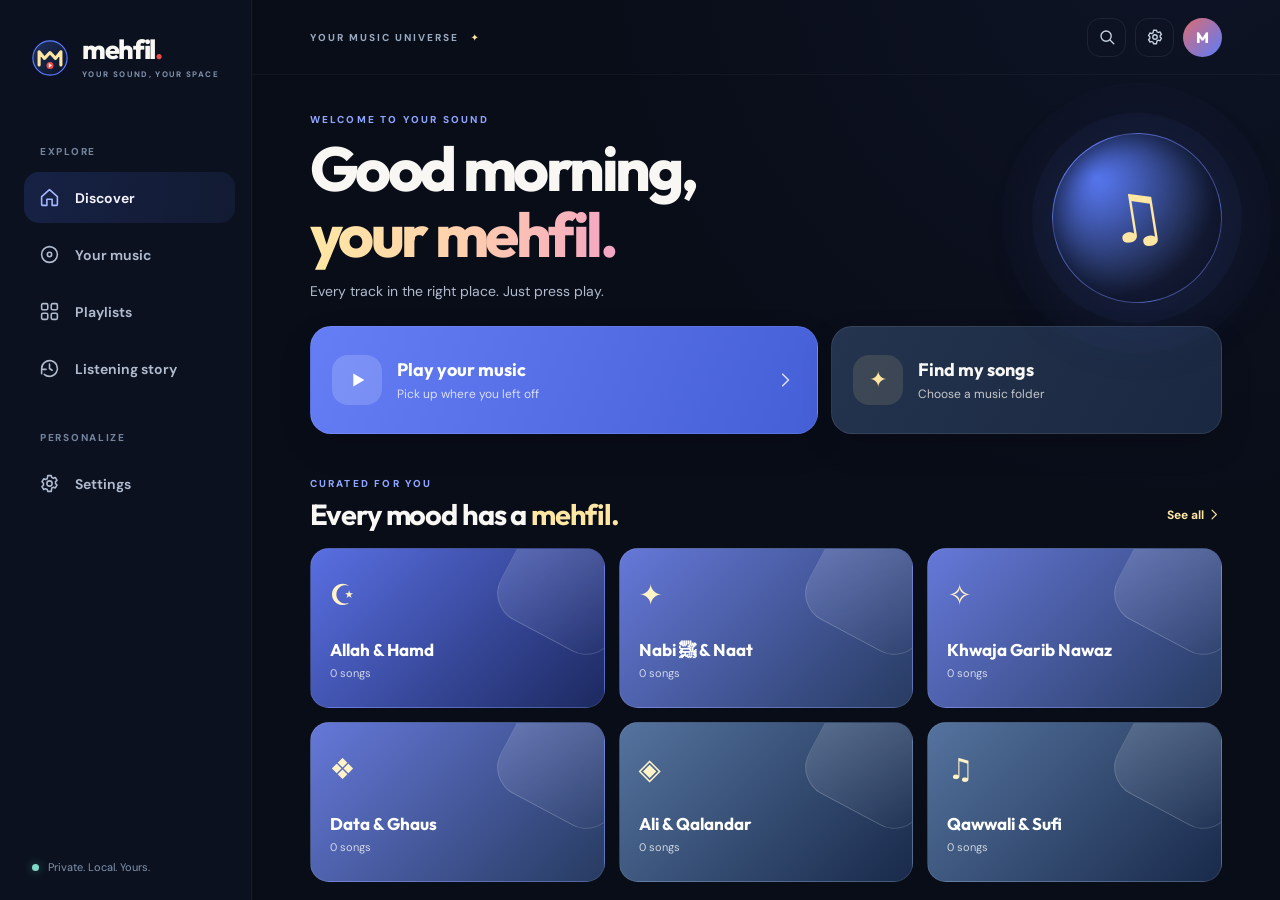
<file: mehfil-auto/web/index.html>
<!doctype html>
<html lang="en">
<head>
<meta charset="UTF-8"><meta name="viewport" content="width=device-width,initial-scale=1,viewport-fit=cover">
<meta name="theme-color" content="#090d18"><meta name="description" content="Mehfil Aura — your private, beautifully organized offline music player.">
<link rel="manifest" href="manifest.webmanifest"><link rel="icon" href="icon.svg" type="image/svg+xml">
<link rel="stylesheet" href="app.css"><title>Mehfil Aura — Your music, beautifully yours</title>
</head>
<body>
<svg width="0" height="0" style="position:absolute;overflow:hidden" aria-hidden="true">
<symbol id="ic-home" viewBox="0 0 24 24"><path d="m3 11 9-8 9 8v9a1 1 0 0 1-1 1h-5v-7H9v7H4a1 1 0 0 1-1-1z"/></symbol>
<symbol id="ic-disc" viewBox="0 0 24 24"><circle cx="12" cy="12" r="9"/><circle cx="12" cy="12" r="2.5"/></symbol>
<symbol id="ic-grid" viewBox="0 0 24 24"><rect x="3" y="3" width="7" height="7" rx="1.5"/><rect x="14" y="3" width="7" height="7" rx="1.5"/><rect x="3" y="14" width="7" height="7" rx="1.5"/><rect x="14" y="14" width="7" height="7" rx="1.5"/></symbol>
<symbol id="ic-history" viewBox="0 0 24 24"><path d="M3 12a9 9 0 1 1 3 6.7M3 18v-5h5"/><path d="M12 7v5l3 2"/></symbol>
<symbol id="ic-settings" viewBox="0 0 24 24"><circle cx="12" cy="12" r="3"/><path d="M10 3h4l.6 2.1 2 .9 2-.9 2 3.4-1.7 1.4v2.3l1.7 1.5-2 3.4-2-.9-2 .9L14 21h-4l-.6-2.1-2-.9-2 .9-2-3.4 1.7-1.5v-2.3L3.4 10l2-3.4 2 .9 2-.9z"/></symbol>
<symbol id="ic-search" viewBox="0 0 24 24"><circle cx="10.8" cy="10.8" r="6.8"/><path d="m16 16 5 5"/></symbol>
<symbol id="ic-play" viewBox="0 0 24 24"><path d="m8 5 12 7-12 7z"/></symbol>
<symbol id="ic-pause" viewBox="0 0 24 24"><path d="M7 5v14M17 5v14"/></symbol>
<symbol id="ic-next" viewBox="0 0 24 24"><path d="m5 5 11 7-11 7zM19 5v14"/></symbol>
<symbol id="ic-prev" viewBox="0 0 24 24"><path d="M19 5 8 12l11 7zM5 5v14"/></symbol>
<symbol id="ic-heart" viewBox="0 0 24 24"><path d="M20.8 8.4c0 5-8.8 11-8.8 11S3.2 13.4 3.2 8.4a4.5 4.5 0 0 1 8.8-1.3 4.5 4.5 0 0 1 8.8 1.3z"/></symbol>
<symbol id="ic-shuffle" viewBox="0 0 24 24"><path d="M3 6h3c6 0 6 12 12 12h3m-4-4 4 4-4 4M3 18h3c2.5 0 4-2.6 5.4-5M13 8c1.1-1.3 2.8-2 5-2h3m-4-4 4 4-4 4"/></symbol>
<symbol id="ic-repeat" viewBox="0 0 24 24"><path d="M4 11V8a3 3 0 0 1 3-3h12l-3-3m3 3-3 3M20 13v3a3 3 0 0 1-3 3H5l3 3m-3-3 3-3"/></symbol>
<symbol id="ic-chevron" viewBox="0 0 24 24"><path d="m8 5 7 7-7 7"/></symbol>
<symbol id="ic-download" viewBox="0 0 24 24"><path d="M12 3v13m-5-5 5 5 5-5M4 19v2h16v-2"/></symbol>
</svg>
<div id="app">
<aside class="sidebar">
 <div class="identity" role="img" aria-label="Mehfil Aura"><img src="icon.svg" width="42" height="42" alt=""><div><b>mehfil<span>.</span></b><small>YOUR SOUND, YOUR SPACE</small></div></div>
 <div class="side-label">EXPLORE</div>
 <nav class="sidebar-nav" aria-label="Main navigation">
  <button class="side-link active" data-page="home"><svg><use href="#ic-home"/></svg>Discover</button>
  <button class="side-link" data-page="library"><svg><use href="#ic-disc"/></svg>Your music</button>
  <button class="side-link" data-page="playlists"><svg><use href="#ic-grid"/></svg>Playlists</button>
  <button class="side-link" data-page="story"><svg><use href="#ic-history"/></svg>Listening story</button>
 </nav>
 <div class="side-label settings-label">PERSONALIZE</div>
 <button class="side-link" data-page="settings"><svg><use href="#ic-settings"/></svg>Settings</button>
 <div class="rail-bottom"><div class="online-dot"></div><span>Private. Local. Yours.</span></div>
</aside>
<div class="stage">
<header class="topbar"><div class="brand-mobile"><img src="icon.svg" alt="" width="36" height="36"><span>mehfil<span class="brand-dot">.</span></span></div>
 <div class="breadcrumb"><span>YOUR MUSIC UNIVERSE</span><span class="tiny-mark">✦</span></div>
 <div class="top-actions"><button class="top-circle" id="top-search" aria-label="Search songs"><svg><use href="#ic-search"/></svg></button><button class="top-circle" id="top-settings" aria-label="Settings"><svg><use href="#ic-settings"/></svg></button><button class="profile" data-page="story" aria-label="Listening story">M</button></div>
</header>
<main class="main-scroll">
<section class="page page-active" data-screen="home" aria-label="Discover">
 <div class="hello"><div><p class="overline">WELCOME TO YOUR SOUND</p><h1 id="greeting">Your music,<br><em>your mehfil.</em></h1><p class="subline">Every track in the right place. Just press play.</p></div><div class="aurora-symbol" aria-hidden="true">♫</div></div>
 <div class="quick-actions"><button id="quick-play" class="primary-cta"><span class="circle-play"><svg><use href="#ic-play"/></svg></span><span><strong>Play your music</strong><small>Pick up where you left off</small></span><svg class="arrow"><use href="#ic-chevron"/></svg></button><button id="quick-scan" class="secondary-cta"><span class="round-icon">✦</span><span><strong>Find my songs</strong><small id="scan-subtitle">Automatic music scan</small></span></button></div>
 <div class="section-row"><div><p class="overline">CURATED FOR YOU</p><h2>Every mood has a <em>mehfil.</em></h2></div><button class="text-action" data-page="playlists">See all <svg><use href="#ic-chevron"/></svg></button></div>
 <div id="home-collections" class="featured-grid"></div>
 <div class="section-row recent-section"><div><p class="overline">ONE TAP AWAY</p><h2>Recently played</h2></div><button class="text-action" data-page="library">Library <svg><use href="#ic-chevron"/></svg></button></div>
 <div id="home-recent" class="track-list"></div>
</section>
<section class="page" data-screen="library" aria-label="Music library">
 <div class="page-heading"><p class="overline">ALL THE SOUNDS YOU LOVE</p><h1>Your <em>library.</em></h1><p class="subline"><span id="library-total">0 songs</span> · Automatically discovered and organized</p></div>
 <div class="searchbox"><svg><use href="#ic-search"/></svg><input id="library-search" type="search" autocomplete="off" placeholder="Search music, artists, albums…" aria-label="Search songs"></div>
 <div class="pill-tabs" id="library-tabs"><button class="selected" data-mode="songs">Songs</button><button data-mode="artists">Artists</button><button data-mode="albums">Albums</button><button data-mode="genres">Genres</button><button data-mode="folders">Folders</button></div>
 <div class="sortbar"><span id="library-subheading">All songs</span><select id="library-sort" aria-label="Sort your library"><option value="title">Title A–Z</option><option value="newest">Recently added</option><option value="artist">Artist A–Z</option><option value="duration">Duration</option></select></div>
 <div id="library-results"></div><button id="show-more" class="load-more hidden">Show more tracks ↓</button>
</section>
<section class="page" data-screen="playlists" aria-label="Smart playlists">
 <div class="page-heading"><p class="overline">MAGIC IN THE DETAILS</p><h1>Made for <em>you.</em></h1><p class="subline">Smart collections that organize themselves as you add music.</p></div>
 <div class="section-row sm"><h2>Your collections</h2><button id="new-playlist" class="small-pill">＋ New</button></div><div id="playlist-grid" class="playlist-grid"></div>
 <div class="section-row sm"><h2>All your artists</h2></div><div id="playlist-artists" class="horizontal-pills"></div>
 <div class="tip"><span>✦</span><p>Missing a category? Choose a song's <b>Sort</b> menu or teach Mehfil a new keyword in Settings.</p></div>
</section>
<section class="page" data-screen="story" aria-label="Listening story">
 <div class="page-heading"><p class="overline">YOUR SOUNDTRACK IN NUMBERS</p><h1>Music leaves <em>memories.</em></h1><p class="subline">Your listening story stays only on this device.</p></div>
 <div class="story-metrics"><div><span>TODAY</span><strong id="hours-today">0m</strong></div><div><span>THIS WEEK</span><strong id="hours-week">0m</strong></div><div><span>THIS MONTH</span><strong id="hours-month">0m</strong></div><div><span>ALL TIME</span><strong id="hours-all">0m</strong></div></div>
 <div class="section-row"><h2>Listening rhythm</h2><div class="period-switch"><button class="active" data-period="daily">7d</button><button data-period="weekly">8w</button><button data-period="monthly">12m</button></div></div>
 <div id="listening-bars" class="listening-bars"></div>
 <div class="memory-card"><div class="memory-top"><span class="overline">✧ MEMORY OF THE MONTH</span><select id="memory-month" aria-label="Memory month"></select></div><div id="memory-body"></div></div>
 <div class="backup-actions"><button id="export-history" class="small-pill">↓ Save history</button><button id="import-history" class="small-pill">↑ Restore</button><input type="file" id="history-file" accept=".json,application/json" hidden></div>
</section>
<section class="page" data-screen="settings" aria-label="Settings">
 <div class="page-heading"><p class="overline">MAKE IT YOURS</p><h1>Little things. <em>Big feeling.</em></h1></div>
 <div class="settings-block"><h2>Appearance</h2><div class="palette-row"><button class="palette-card active" data-palette="night"><span class="palette-preview night-preview"></span><b>Midnight Aura</b><small>Blue · coral · cream</small></button><button class="palette-card" data-palette="chandni"><span class="palette-preview chandni-preview"></span><b>Chandni</b><small>Ivory · blush · teal</small></button></div></div>
 <div class="settings-block"><h2>Your library</h2><button class="setting-item" id="setting-scan"><span>✦</span><div><b>Rescan music</b><small>Find all accessible audio on your device</small></div><svg><use href="#ic-chevron"/></svg></button>
 <button class="setting-item" id="setting-folder"><span>▥</span><div><b>Add music folder</b><small>Include audio outside your standard Music folder</small></div><svg><use href="#ic-chevron"/></svg></button>
 <button class="setting-item" id="setting-rules"><span>✧</span><div><b>Teach Mehfil</b><small>Add a keyword to improve future sorting</small></div><svg><use href="#ic-chevron"/></svg></button>
 <button class="setting-item" id="setting-review"><span>◇</span><div><b>Needs your review</b><small id="review-count">Songs without a confident category</small></div><svg><use href="#ic-chevron"/></svg></button></div>
 <div class="settings-block"><h2>Get the app</h2><a class="setting-item" id="apk-download" href="https://github.com/theedit0rx/Mehfil/releases/download/mehfil-auto-v6/Mehfil-Auto.apk"><span>↓</span><div><b>Download Mehfil for Android</b><small>For automatic music scanning and background playback</small></div><svg><use href="#ic-chevron"/></svg></a><button class="setting-item" id="install-web"><span>▣</span><div><b>Install website to home screen</b><small>Web version requires manual file selection</small></div><svg><use href="#ic-chevron"/></svg></button></div>
 <p class="footer-note">MEHFIL AURA · LOCAL-FIRST · YOUR MUSIC IS NEVER UPLOADED</p>
</section>
</main>
</div>
</div>
<div class="status-banner hidden" id="notice" role="status"></div>
<div class="mini-player hidden" id="mini-player" role="group" aria-label="Now playing"><button class="mini-open" id="mini-open" aria-label="Open player"><span class="mini-art" id="mini-art">♫</span><span class="mini-meta"><strong id="mini-title">Nothing playing</strong><small id="mini-artist">Mehfil</small></span></button><div class="mini-controls"><button id="mini-prev" aria-label="Previous song"><svg><use href="#ic-prev"/></svg></button><button id="mini-toggle" class="mini-play" aria-label="Play pause"><svg><use href="#ic-play"/></svg></button><button id="mini-next" aria-label="Next song"><svg><use href="#ic-next"/></svg></button></div><div class="mini-progress" id="mini-progress"></div></div>
<nav class="bottom-nav" aria-label="Bottom navigation"><button class="active" data-page="home"><svg><use href="#ic-home"/></svg><span>Home</span></button><button data-page="library"><svg><use href="#ic-disc"/></svg><span>Songs</span></button><button data-page="playlists"><svg><use href="#ic-grid"/></svg><span>Playlists</span></button><button data-page="story"><svg><use href="#ic-history"/></svg><span>My story</span></button></nav>
<section class="now-overlay hidden" id="now-overlay" role="dialog" aria-modal="true" aria-label="Now playing">
 <div class="now-shell"><div class="now-header"><button id="now-down" aria-label="Minimize player">⌄</button><div><small>PLAYING FROM</small><strong id="now-source">Your library</strong></div><button id="now-list" aria-label="Show queue">☷</button></div>
 <div class="now-art-wrap"><div class="art-halo"></div><div class="now-art" id="now-art"><span class="art-vinyl"><span>♫</span></span></div></div>
 <div class="now-details"><div><h2 id="now-title">Nothing playing</h2><p id="now-artist">Choose a song</p></div><button id="now-heart" class="heart-btn" aria-label="Favorite song"><svg><use href="#ic-heart"/></svg></button></div>
 <input type="range" id="now-seek" class="now-seek" min="0" max="1000" value="0" aria-label="Seek position"><div class="time-labels"><span id="now-time">0:00</span><span id="now-duration">0:00</span></div>
 <div class="now-controls"><button id="now-shuffle" aria-label="Shuffle"><svg><use href="#ic-shuffle"/></svg></button><button id="now-prev" aria-label="Previous"><svg><use href="#ic-prev"/></svg></button><button id="now-toggle" class="main-play" aria-label="Play pause"><svg><use href="#ic-play"/></svg></button><button id="now-next" aria-label="Next"><svg><use href="#ic-next"/></svg></button><button id="now-repeat" aria-label="Repeat"><svg><use href="#ic-repeat"/></svg><small id="repeat-one"></small></button></div>
 <div class="now-footer"><button id="now-queue-open">☷ &nbsp; Up next</button><button id="now-categories">✧ &nbsp; Sort song</button></div>
 <div class="queue-drawer hidden" id="queue-drawer"><div class="queue-header"><h3>Up next</h3><button id="queue-close">Done</button></div><div id="queue-items" class="queue-items"></div></div>
 </div>
</section>
<div class="dialog-backdrop hidden" id="sort-dialog" role="dialog" aria-modal="true" aria-label="Sort song into playlists"><div class="dialog"><div class="dialog-head"><span class="overline">SORT YOUR MUSIC</span><button id="sort-close" aria-label="Close">✕</button></div><h2 id="sort-title">Choose playlists</h2><p>Choose where this recording belongs. Your changes stay saved after rescanning.</p><div id="sort-checks" class="sort-checks"></div><div class="dialog-actions"><button class="ghost-btn" id="sort-cancel">Cancel</button><button class="filled-btn" id="sort-save">Save changes</button></div></div></div>
<div class="dialog-backdrop hidden" id="learn-dialog" role="dialog" aria-modal="true" aria-label="Teach Mehfil keyword"><div class="dialog"><div class="dialog-head"><span class="overline">SMART SORTING</span><button id="learn-close" aria-label="Close">✕</button></div><h2>Teach <em>Mehfil.</em></h2><p>Type a word or phrase you see in the filename, title, album or folder. Mehfil will remember it.</p><label class="form-label">Keyword<input id="learn-term" maxlength="90" placeholder="e.g. Sarkar e Madina"></label><label class="form-label">Move matching songs to<select id="learn-destination"></select></label><div class="dialog-actions"><button id="learn-cancel" class="ghost-btn">Cancel</button><button id="learn-save" class="filled-btn">Save rule</button></div><div id="learned-list" class="learned-list"></div></div></div>
<input type="file" id="file-picker" accept="audio/*,.mp3,.flac,.m4a,.opus,.ogg,.wav" multiple hidden><input type="file" id="folder-picker" accept="audio/*" webkitdirectory multiple hidden>
<script src="classifier.js"></script><script src="history-core.js"></script><script src="app.js"></script>
</body></html>
</file>
<file: mehfil-auto/web/app.css>
@import url('https://fonts.googleapis.com/css2?family=DM+Sans:wght@400;500;600;700;800&family=Outfit:wght@400;500;600;700;800&display=swap');
:root{color-scheme:dark;--bg:#090d18;--panel:#11192a;--panel2:#18243a;--fg:#f9f7f4;--soft:#b0bbce;--muted:#8090ab;--edge:#273650;--blue:#5b7cfa;--bright:#8fa5ff;--peach:#e94b4b;--cream:#ffe7a3;--round:20px}
*{box-sizing:border-box}html,body{height:100%;margin:0}body{font-family:'DM Sans',system-ui,-apple-system,sans-serif;background:var(--bg);color:var(--fg);-webkit-tap-highlight-color:transparent}button,input,select{font:inherit}button{cursor:pointer}button,select{touch-action:manipulation}button:disabled{opacity:.45;cursor:default}a{color:inherit;text-decoration:none}svg{fill:none;stroke:currentColor;stroke-width:1.8;stroke-linecap:round;stroke-linejoin:round;width:22px;height:22px;flex-shrink:0}h1,h2,h3,p{margin-top:0}h1,h2,h3{font-family:'Outfit','DM Sans',sans-serif}h1{font-size:clamp(43px,5vw,62px);line-height:1.06;letter-spacing:-.055em;margin:0 0 13px;font-weight:750}h2{font-size:clamp(22px,2.5vw,29px);line-height:1.14;font-weight:690;letter-spacing:-.04em}em{font-style:normal;color:var(--cream)}.hidden{display:none!important}button:focus-visible,a:focus-visible,input:focus-visible,select:focus-visible{outline:2px solid var(--cream);outline-offset:4px}
#app{height:100dvh;display:grid;grid-template-columns:252px minmax(0,1fr);max-width:1800px;margin:auto;background:radial-gradient(circle at 92% -8%,#4158b017,transparent 38%),var(--bg)}
.sidebar{display:flex;flex-direction:column;padding:33px 16px 22px 24px;border-right:1px solid #ffffff0b;background:#0c1220e8}
.identity{display:flex;align-items:center;gap:11px;margin:3px 0 66px 5px}.identity img{border-radius:12px}.identity b{font-family:Outfit,sans-serif;letter-spacing:-.05em;font-weight:770;font-size:27px;line-height:1}.identity b span,.brand-dot{color:var(--peach)}.identity small{display:block;color:var(--muted);font-size:8px;letter-spacing:.17em;font-weight:800;margin-top:5px}.side-label{font-size:10px;letter-spacing:.17em;color:#72849e;font-weight:800;margin-left:16px;margin-bottom:14px}.sidebar-nav{display:grid;gap:6px}.side-link{border:0;background:transparent;display:flex;align-items:center;gap:15px;border-radius:15px;padding:15px;color:var(--soft);font-weight:650;font-size:14px;width:100%;text-align:left;transition:background .2s,color .2s}.side-link svg{width:21px;height:21px}.side-link:hover{background:#ffffff0b;color:var(--fg)}.side-link.active{background:linear-gradient(100deg,#344ca747,#26376843);color:#f6f4ff}.side-link.active svg{color:#a5b7ff}.settings-label{margin-top:37px}.rail-bottom{margin:auto 0 4px 8px;display:flex;align-items:center;gap:9px;font-size:11px;color:#8295b0}.online-dot{width:7px;height:7px;background:#7ed9c8;border-radius:50%;box-shadow:0 0 10px #7ed9c869}
.stage{min-width:0;display:flex;flex-direction:column;height:100%;position:relative;overflow:hidden}.topbar{height:75px;flex:none;border-bottom:1px solid #ffffff08;display:flex;align-items:center;justify-content:space-between;gap:15px;padding:0 clamp(24px,4.5vw,62px);z-index:2}.breadcrumb{display:flex;gap:12px;align-items:center;color:#98a8bf;font-size:10px;font-weight:800;letter-spacing:.2em}.tiny-mark{color:var(--cream)}.top-actions{display:flex;align-items:center;gap:9px}.top-circle,.profile{background:transparent;border:1px solid #ffffff12;color:#c7d2e3;width:39px;height:39px;border-radius:13px;display:grid;place-items:center}.top-circle svg{width:18px;height:18px}.top-circle:hover{background:#243659}.profile{background:linear-gradient(135deg,#dc6c72,#5b7cfa);border:0;border-radius:50%;font:800 15px Outfit,sans-serif;color:white}.brand-mobile{display:none}.main-scroll{overflow-y:auto;overflow-x:hidden;flex:1;overscroll-behavior:contain;scroll-behavior:smooth;padding:38px clamp(24px,4.5vw,62px) 158px;scrollbar-width:thin;scrollbar-color:#2b3d5d transparent}.main-scroll::-webkit-scrollbar{width:7px}.main-scroll::-webkit-scrollbar-thumb{background:#293954;border-radius:6px}
.page{display:none;animation:rise .25s ease both;max-width:1100px;margin:0 auto}.page-active{display:block}@keyframes rise{from{opacity:.5;transform:translateY(6px)}to{opacity:1;transform:translateY(0)}}.overline{color:var(--bright);font-size:10px;font-weight:800;letter-spacing:.22em;margin:0 0 10px}.subline{color:var(--soft);font-size:14px;line-height:1.6}.hello{min-height:205px;position:relative;display:flex;align-items:center;justify-content:space-between;gap:28px}.hello h1 em{background:linear-gradient(90deg,#ffe7a3,#ffd1ad 48%,#f3a5c2);-webkit-background-clip:text;background-clip:text;color:transparent}.hello p.subline{margin-bottom:20px}.aurora-symbol{width:170px;height:170px;flex:none;display:grid;place-items:center;border-radius:50%;background:radial-gradient(circle at 29% 22%,#5b7cfa,#25335f 54%,#151b32 70%);border:1px solid #788af970;box-shadow:0 0 0 20px #6a7cff0b,0 0 0 50px #6a7cff05,inset 0 0 35px #0a122b,0 15px 70px #364fa22c;font-size:66px;color:var(--cream);transform:rotate(-9deg);user-select:none}
.quick-actions{display:grid;grid-template-columns:1.3fr 1fr;gap:13px;margin:3px 0 43px}.quick-actions button{min-height:108px;border:1px solid #ffffff17;border-radius:21px;text-align:left;display:flex;align-items:center;gap:15px;padding:21px 21px;transition:transform .2s,filter .2s;box-shadow:0 13px 32px #0002}.quick-actions button:hover{transform:translateY(-3px);filter:brightness(1.09)}.primary-cta{background:linear-gradient(115deg,#657ef6,#455fd7);color:#fff}.secondary-cta{background:linear-gradient(120deg,#24344e,#1a2740);color:var(--fg)}.quick-actions strong,.quick-actions small{display:block}.quick-actions strong{font:700 18px Outfit,sans-serif}.quick-actions small{font-size:12px;opacity:.76;margin-top:5px}.circle-play,.round-icon{height:50px;width:50px;flex:none;display:grid;place-items:center;border-radius:16px;background:#ffffff2a}.circle-play svg{width:22px;height:22px;fill:currentColor;stroke:none}.round-icon{background:#ffe7a31e;color:var(--cream);font-size:22px}.quick-actions .arrow{margin-left:auto;width:20px;opacity:.8}
.section-row{display:flex;justify-content:space-between;align-items:end;gap:15px;margin:28px 0 17px}.section-row h2{margin:0}.section-row .overline{margin-bottom:8px}.text-action{color:var(--cream);border:0;background:transparent;display:inline-flex;align-items:center;gap:3px;padding:8px 0;font-weight:700;font-size:12px;white-space:nowrap}.text-action svg{width:15px;height:15px}.featured-grid{display:grid;grid-template-columns:repeat(3,minmax(0,1fr));gap:14px}.feature{min-height:160px;overflow:hidden;position:relative;isolation:isolate;padding:19px;border:1px solid #ffffff18;border-radius:19px;background:linear-gradient(135deg,var(--tone1,#3c4c82),var(--tone2,#1d274b));text-align:left;color:white;transition:transform .23s,box-shadow .23s}.feature:hover{transform:translateY(-4px);box-shadow:0 18px 34px #0005}.feature::after{content:"";position:absolute;width:125px;height:125px;border-radius:30px;transform:rotate(28deg);right:-32px;top:-33px;background:linear-gradient(130deg,#ffffff30,#ffffff01);border:1px solid #ffffff24;z-index:-1}.feature .ornament{font-size:29px;display:block;margin-bottom:25px;color:#fff3c7}.feature b{display:block;font:700 17px Outfit,sans-serif;white-space:normal}.feature small{display:block;font-size:11px;color:#ffffffc0;margin-top:6px}.recent-section{margin-top:36px}
.track-list{display:grid;gap:4px}.track-row{display:grid;grid-template-columns:49px minmax(0,1fr) auto auto;gap:13px;align-items:center;padding:10px 11px;border-radius:14px;min-height:68px;transition:background .15s}.track-row:hover{background:#ffffff09}.track-row.playing{background:#3b52ae1d}.track-art{width:46px;height:46px;border:0;border-radius:13px;display:grid;place-items:center;color:#fff3dc;font-size:19px;font-family:Outfit;background:linear-gradient(140deg,var(--tone1,#364b8f),var(--tone2,#122448));box-shadow:inset 0 1px #ffffff38}.track-name{min-width:0;border:0;background:none;text-align:left;color:var(--fg);padding:2px 0}.track-name strong{font-weight:700;font-size:14px;display:block;overflow:hidden;text-overflow:ellipsis;white-space:nowrap}.track-name small{display:block;color:var(--muted);font-size:12px;overflow:hidden;text-overflow:ellipsis;white-space:nowrap;margin-top:4px}.duration{font-size:11px;color:var(--muted);white-space:nowrap}.row-more{background:transparent;border:0;color:#a8b7d2;width:33px;height:39px;border-radius:8px;font-size:21px}.row-more:hover{background:#ffffff16}.empty-state{padding:35px 22px;border:1px dashed #405373;border-radius:20px;text-align:center;color:#a6b8cf}.empty-state .emoji{display:block;font-size:27px;margin-bottom:8px}.empty-state strong{display:block;color:var(--fg);font:650 18px Outfit,sans-serif;margin-bottom:7px}.empty-state p{font-size:13px;margin:0 0 13px;line-height:1.6}.empty-state button{padding:11px 20px;background:var(--blue);color:white;border:0;border-radius:11px}
.page-heading{margin:8px 0 27px}.page-heading h1{font-size:clamp(42px,4.5vw,57px)}.page-heading .subline{margin:4px 0}.searchbox{height:53px;display:flex;align-items:center;gap:12px;background:#172036;border:1px solid #2b3c5a;border-radius:16px;padding:0 17px}.searchbox svg{width:19px;height:19px;color:#a0b1ca}.searchbox input{background:transparent;border:0;color:var(--fg);outline:0;flex:1;min-width:0;height:100%;font-size:14px}.searchbox input::placeholder{color:#7889a2}.pill-tabs{display:flex;gap:6px;overflow-x:auto;scrollbar-width:none;margin:22px 0 23px;padding-bottom:4px}.pill-tabs button{white-space:nowrap;color:#a8b5ce;border:0;border-radius:99px;background:transparent;padding:12px 17px;font-weight:750;font-size:13px}.pill-tabs .selected{background:#344eaf;color:#fff;box-shadow:0 5px 16px #4e65ef22}.sortbar{display:flex;align-items:center;justify-content:space-between;gap:8px;margin:0 2px 6px}.sortbar span{font-size:13px;color:var(--muted)}.sortbar select{background:transparent;border:0;color:#d6deed;font-size:12px;padding:10px 2px}.sortbar select option{background:#17233b;color:white}
.artist-card{width:100%;padding:15px 12px;background:transparent;border:0;border-bottom:1px solid #ffffff09;display:flex;align-items:center;gap:14px;text-align:left;color:var(--fg)}.artist-card:hover{background:#ffffff08}.artist-icon{width:51px;height:51px;border-radius:17px;background:linear-gradient(130deg,var(--tone1,#5b7cfa),var(--tone2,#1b2b53));display:grid;place-items:center;color:#fff;font-size:21px}.artist-card span:nth-child(2){min-width:0;flex:1}.artist-card b{font-size:14px;display:block;overflow:hidden;white-space:nowrap;text-overflow:ellipsis}.artist-card small{font-size:12px;color:var(--muted);display:block;margin-top:5px}.artist-card svg{width:17px;height:17px;color:#93a2c0}
.playlist-grid{display:grid;grid-template-columns:repeat(3,minmax(0,1fr));gap:16px}.playlist-tile{border:0;padding:0;background:transparent;text-align:left;color:var(--fg);min-width:0}.playlist-cover{aspect-ratio:1.15;border-radius:19px;background:linear-gradient(138deg,var(--tone1,#3a4c90),var(--tone2,#1e2c50));position:relative;overflow:hidden;display:grid;place-items:center;box-shadow:inset 0 1px #ffffff30}.playlist-cover:after{content:"";position:absolute;inset:auto -15px -80px auto;width:125px;height:125px;border:22px solid #ffffff10;border-radius:50%}.playlist-cover>span{font:500 clamp(30px,6vw,55px) Outfit,sans-serif;color:#fff2d9;text-shadow:0 8px 20px #0003}.playlist-tile strong{display:block;font-size:14px;margin:10px 3px 4px;overflow:hidden;text-overflow:ellipsis;white-space:nowrap}.playlist-tile small{color:var(--muted);font-size:11px;margin-left:3px}.playlist-tile:hover .playlist-cover{transform:translateY(-3px);filter:brightness(1.08);transition:.2s}.horizontal-pills{display:flex;gap:9px;flex-wrap:wrap}.horizontal-pills button{padding:10px 14px;border-radius:99px;background:#243552;border:1px solid #415878;color:#e1e7ef;font-size:12px}.tip{margin:25px 0;display:flex;gap:13px;padding:17px 18px;border:1px solid #48577856;background:#ffffff08;border-radius:15px;align-items:center}.tip span{font-size:22px;color:var(--cream)}.tip p{margin:0;font-size:12px;line-height:1.6;color:var(--soft)}
.story-metrics{display:grid;grid-template-columns:repeat(4,minmax(0,1fr));gap:12px;margin:35px 0}.story-metrics>div{padding:20px 16px;min-height:116px;border:1px solid #45547973;background:linear-gradient(150deg,#1e2d4c,#111a2d);border-radius:18px}.story-metrics span{display:block;font-size:10px;color:#97a8c5;font-weight:800;letter-spacing:.12em}.story-metrics strong{font:700 clamp(23px,3vw,32px) Outfit,sans-serif;margin-top:13px;display:block;color:var(--cream)}.period-switch{display:flex;gap:4px;background:#19233a;padding:3px;border-radius:11px}.period-switch button{border:0;background:transparent;color:#9babc5;border-radius:8px;padding:8px 12px;font-size:11px}.period-switch .active{background:var(--blue);color:white}.listening-bars{display:grid;gap:10px;padding:23px;background:#141d31;border-radius:18px;border:1px solid #ffffff0c;min-height:100px}.bar-row{display:grid;grid-template-columns:78px 1fr 54px;gap:12px;align-items:center;font-size:11px;color:#b3c1d8}.bar-track{height:8px;border-radius:15px;background:#2b3955;overflow:hidden}.bar-value{height:100%;border-radius:15px;background:linear-gradient(90deg,#5b7cfa,#b39cff,#ffe7a3)}.bar-time{text-align:right;color:var(--muted)}.memory-card{margin-top:30px;padding:30px;min-height:220px;border-radius:23px;border:1px solid #6577bb77;background:radial-gradient(circle at 87% 0%,#576ce16c,transparent 60%),linear-gradient(120deg,#212e58,#171f39)}.memory-top{display:flex;align-items:center;justify-content:space-between;gap:12px}.memory-top .overline{margin:0;color:#f1d4ae}.memory-top select{background:#ffffff1a;border:1px solid #ffffff31;border-radius:9px;color:white;padding:7px 9px;font-size:11px}.memory-top option{background:#1a284d}.memory-card h2{font-size:34px;margin-top:30px;max-width:650px}.memory-card p{font-size:13px;color:#d2dbf4;line-height:1.6}.memory-key{color:#ffe7a3}.backup-actions{margin-top:20px;display:flex;gap:10px;flex-wrap:wrap}.small-pill{background:#223454;border:1px solid #435b84;color:#eff3fc;border-radius:11px;padding:10px 15px;font-size:12px;font-weight:750}.small-pill:hover{background:#344f85}.settings-block{margin:29px 0 37px}.settings-block h2{font-size:20px;margin-bottom:16px}.palette-row{display:grid;grid-template-columns:repeat(2,minmax(0,1fr));gap:14px}.palette-card{padding:13px;background:#17223a;color:var(--fg);border:2px solid transparent;border-radius:17px;text-align:left}.palette-card.active{border-color:var(--blue)}.palette-preview{height:72px;border-radius:10px;display:block;margin-bottom:12px}.night-preview{background:linear-gradient(120deg,#0d1222 30%,#5b7cfa 31% 59%,#e94b4b 60% 81%,#ffe7a3 82%)}.chandni-preview{background:linear-gradient(120deg,#fff7e8 30%,#f2a7b5 31% 59%,#315c4c 60%)}.palette-card b,.palette-card small{display:block;margin:0 5px 6px}.palette-card b{font-size:14px}.palette-card small{font-size:11px;color:var(--muted)}.setting-item{width:100%;min-height:74px;padding:13px;display:flex;align-items:center;gap:15px;text-align:left;border:0;border-bottom:1px solid #ffffff0b;color:var(--fg);background:transparent}.setting-item:hover{background:#ffffff09}.setting-item>span{flex:none;width:43px;height:43px;border-radius:13px;display:grid;place-items:center;background:#2b3c63;color:var(--cream);font-size:21px}.setting-item>div{flex:1;min-width:0}.setting-item b,.setting-item small{display:block}.setting-item b{font-size:14px}.setting-item small{font-size:11px;color:var(--muted);margin-top:5px;line-height:1.5}.setting-item svg{width:18px;height:18px;color:#8da3cc}.footer-note{font-size:10px;letter-spacing:.13em;color:#6d7d98;margin:45px 0;text-align:center}
.status-banner{position:fixed;z-index:100;bottom:160px;left:50%;transform:translateX(-50%);max-width:min(480px,calc(100vw - 30px));border-radius:13px;padding:14px 19px;background:#283b61;color:white;box-shadow:0 18px 40px #000a;font-size:12px;line-height:1.4;text-align:center}
.mini-player{position:fixed;z-index:20;bottom:18px;left:calc(252px + (100vw - 252px)/2);transform:translateX(-50%);width:min(720px,calc(100vw - 300px));height:71px;display:flex;align-items:center;gap:12px;padding:8px 13px;border-radius:19px;background:#222f4fee;border:1px solid #6379a86e;backdrop-filter:blur(24px);box-shadow:0 18px 55px #000a}.mini-open{flex:1;display:flex;align-items:center;gap:12px;min-width:0;border:0;background:transparent;text-align:left;color:white}.mini-art{width:51px;height:51px;flex:none;display:grid;place-items:center;border-radius:12px;color:#ffe7a3;background:linear-gradient(140deg,#5769ab,#192849);font-size:20px}.mini-meta{min-width:0;flex:1}.mini-meta strong,.mini-meta small{display:block;overflow:hidden;text-overflow:ellipsis;white-space:nowrap}.mini-meta strong{font-size:13px;font-weight:750}.mini-meta small{color:#b5c7e3;margin-top:5px;font-size:11px}.mini-controls{display:flex;align-items:center;gap:7px}.mini-controls button{background:transparent;color:white;border:0;border-radius:50%;width:35px;height:35px;display:grid;place-items:center}.mini-controls svg{width:19px;height:19px}.mini-controls .mini-play{width:43px;height:43px;background:#e7eefe;color:#26395f}.mini-play svg{width:18px}.mini-progress{position:absolute;bottom:0;left:17px;right:17px;border-radius:20px;height:2px;background:linear-gradient(90deg,var(--cream) var(--played,0%),#ffffff29 var(--played,0%))}.bottom-nav{display:none}
.now-overlay{position:fixed;z-index:60;inset:0;padding:15px;display:grid;place-items:center;overflow-y:auto;background:radial-gradient(circle at 60% 25%,#344988 0%,#1b2747 42%,#090f1d 85%);animation:fade .25s ease}.now-shell{width:min(520px,100%);height:min(850px,100%);display:flex;flex-direction:column;position:relative;min-height:640px}.now-header{display:flex;align-items:center;justify-content:space-between;gap:18px;height:60px;flex:none}.now-header button{width:41px;height:41px;border-radius:13px;background:#ffffff12;border:0;color:white;font-size:24px}.now-header div{text-align:center}.now-header div small{font-size:9px;letter-spacing:.17em;color:#bdc9e2;display:block;margin-bottom:3px}.now-header strong{font-size:12px}.now-art-wrap{position:relative;flex:1;min-height:240px;display:grid;place-items:center}.art-halo{position:absolute;width:min(78vw,300px);aspect-ratio:1;border-radius:50%;background:#7689ec36;filter:blur(68px)}.now-art{width:min(72vw,345px,38vh);height:min(72vw,345px,38vh);aspect-ratio:1;border-radius:30px;background:linear-gradient(145deg,var(--tone1,#536ad4),var(--tone2,#1c2a51));box-shadow:0 26px 75px #0008,inset 0 1px #ffffff58;display:grid;place-items:center;position:relative;overflow:hidden}.now-art:before{content:"";width:110%;height:110%;border:2px solid #ffffff22;border-radius:50%;box-shadow:0 0 0 35px #ffffff0a,0 0 0 75px #ffffff07;position:absolute;transform:translate(24%,26%)}.art-vinyl{width:45%;aspect-ratio:1;border-radius:50%;border:10px solid #111a35;background:repeating-radial-gradient(circle,#29395f 0 3px,#111930 4px 7px);display:grid;place-items:center;box-shadow:0 12px 35px #0008;position:relative;z-index:2}.art-vinyl span{display:grid;place-items:center;width:44%;aspect-ratio:1;border-radius:50%;background:#ffe7a3;color:#26375f;font-size:20px}.now-details{display:flex;align-items:center;justify-content:space-between;gap:10px;margin-top:7px}.now-details h2{font:760 clamp(22px,3vw,27px) Outfit,sans-serif;margin:0 0 4px;max-height:66px;overflow:hidden}.now-details p{color:#b9c8e1;font-size:13px;margin:0}.heart-btn{width:49px;height:49px;border:0;background:transparent;color:#c6d3ed;display:grid;place-items:center;flex:none}.heart-btn.active{color:#e94b4b}.heart-btn.active svg{fill:currentColor}.now-seek{margin:27px 0 5px;width:100%;height:6px;accent-color:var(--cream)}.time-labels{display:flex;justify-content:space-between;color:#a8b8d2;font-size:11px}.now-controls{display:flex;justify-content:space-between;align-items:center;gap:8px;padding:21px 5px}.now-controls button{border:0;background:transparent;color:#d1def2;min-width:44px;height:48px;display:grid;place-items:center;position:relative}.now-controls button svg{width:22px;height:22px}.now-controls button.active{color:var(--cream)}.now-controls .main-play{width:70px;height:70px;border-radius:50%;background:#fff3d4;color:#182545;box-shadow:0 9px 30px #0005}.now-controls .main-play svg{width:27px;height:27px}.now-controls #repeat-one{position:absolute;top:29px;font-size:9px}.now-footer{display:flex;align-items:center;justify-content:center;gap:20px;margin-top:auto;margin-bottom:10px}.now-footer button{border:0;background:#ffffff14;padding:11px 15px;border-radius:14px;color:#d9e2f3;font-size:12px}.queue-drawer{position:absolute;inset:50px 0 0;background:#101c31f8;border:1px solid #3c5179;border-radius:22px;backdrop-filter:blur(24px);padding:18px 16px;overflow:hidden;display:flex;flex-direction:column}.queue-header{display:flex;justify-content:space-between;align-items:center;margin-bottom:8px}.queue-header h3{margin:0}.queue-header button{border:0;background:#31476b;padding:8px 12px;color:white;border-radius:10px}.queue-items{flex:1;overflow-y:auto}.queue-item{width:100%;text-align:left;display:flex;align-items:center;gap:10px;color:#dde7f5;padding:12px 7px;border:0;background:transparent;border-bottom:1px solid #ffffff12}.queue-item.active{color:var(--cream)}.queue-item span{overflow:hidden;text-overflow:ellipsis;white-space:nowrap;font-size:12px;max-width:95%}
.dialog-backdrop{position:fixed;z-index:90;inset:0;background:#050914d9;display:grid;place-items:center;padding:15px;backdrop-filter:blur(10px)}.dialog{max-height:min(700px,90dvh);overflow-y:auto;width:min(500px,100%);padding:27px;background:#1a2944;border:1px solid #64769a;border-radius:25px;box-shadow:0 30px 85px #000b}.dialog-head{display:flex;justify-content:space-between;align-items:center}.dialog-head .overline{margin:0}.dialog-head button{background:#2b4062;color:white;border:0;border-radius:9px;width:33px;height:33px}.dialog h2{font-size:31px;margin:14px 0 8px}.dialog>p{color:#b9c8de;line-height:1.7;font-size:12px}.sort-checks{max-height:340px;overflow:auto;display:grid;grid-template-columns:1fr 1fr;gap:10px;margin:20px 0}.check-label{display:flex;gap:8px;align-items:center;padding:11px 9px;border-radius:9px;background:#2a3a57;color:white;font-size:12px}.check-label input{accent-color:var(--blue)}.dialog-actions{display:flex;justify-content:flex-end;gap:10px;margin-top:17px}.ghost-btn,.filled-btn{border:0;border-radius:11px;padding:12px 17px;font-size:13px}.ghost-btn{background:#34415b;color:white}.filled-btn{background:#ffe7a3;color:#1b2744;font-weight:800}.form-label{display:grid;gap:9px;font-size:12px;color:#c7d5e9;margin:19px 0}.form-label input,.form-label select{border:1px solid #5b7093;border-radius:12px;background:#14213a;color:white;padding:12px;min-height:44px}.learned-list{display:grid;gap:8px;margin-top:25px}.learned-entry{display:flex;gap:8px;justify-content:space-between;color:#e3d1af;font-size:12px;padding:10px;border:1px solid #ffffff12;border-radius:10px}.learned-entry button{border:0;background:transparent;color:#f4b0b0}
html[data-theme="chandni"]{color-scheme:light;--bg:#fff7e8;--panel:#fffaf3;--panel2:#f7e9e1;--fg:#315c4c;--soft:#557467;--muted:#769183;--edge:#e7cbc0;--blue:#315c4c;--bright:#315c4c;--cream:#315c4c}
html[data-theme="chandni"] #app{background:#fff7e8}html[data-theme="chandni"] .sidebar{background:#f8ece1;border-color:#e8ccc1}html[data-theme="chandni"] .main-scroll,html[data-theme="chandni"] .topbar{background:transparent}html[data-theme="chandni"] .side-link.active{background:#f2a7b566;color:#315c4c}html[data-theme="chandni"] .quick-actions .primary-cta{background:#315c4c;color:white}html[data-theme="chandni"] .quick-actions .secondary-cta{background:#f2dad7;color:#315c4c}html[data-theme="chandni"] .searchbox,html[data-theme="chandni"] .story-metrics>div,html[data-theme="chandni"] .listening-bars,html[data-theme="chandni"] .palette-card{background:#fffdf7;border-color:#e2c9be}html[data-theme="chandni"] .mini-player{background:#f9e8e6;color:#315c4c}html[data-theme="chandni"] .mini-open,html[data-theme="chandni"] .mini-meta strong,html[data-theme="chandni"] .mini-controls button{color:#315c4c}html[data-theme="chandni"] .mini-controls .mini-play{background:#315c4c;color:white}html[data-theme="chandni"] .period-switch{background:#f0ded8}html[data-theme="chandni"] .period-switch .active{background:#315c4c}html[data-theme="chandni"] .setting-item>span{background:#f2dad7}html[data-theme="chandni"] .bottom-nav{background:#fff7e8}html[data-theme="chandni"] .bottom-nav button{color:#6b897f}html[data-theme="chandni"] .bottom-nav button.active{color:#315c4c}
@media(max-width:1150px){#app{grid-template-columns:210px 1fr}.mini-player{left:calc(210px + (100vw - 210px)/2)}.sidebar{padding:25px 11px 17px}.identity{margin-left:6px}.main-scroll{padding-inline:32px}.topbar{padding-inline:32px}}
@media(max-width:820px){#app{display:block;height:100dvh}.sidebar{display:none}.stage{height:100%}.topbar{height:71px;padding:0 22px}.brand-mobile{display:flex;align-items:center;gap:9px}.brand-mobile span{font:780 27px Outfit,sans-serif;letter-spacing:-.055em}.breadcrumb{display:none}.main-scroll{padding:25px 19px 210px}.mini-player{width:calc(100vw - 24px);height:65px;bottom:calc(66px + env(safe-area-inset-bottom, 0px) + 7px);left:50%;padding:7px 11px;border-radius:16px}.mini-art{width:45px;height:45px}.bottom-nav{z-index:19;display:flex;align-items:center;justify-content:space-around;position:fixed;bottom:0;left:0;width:100%;height:calc(65px + env(safe-area-inset-bottom,0px));padding-bottom:env(safe-area-inset-bottom,0px);border-top:1px solid #ffffff12;background:#0e1626e8;backdrop-filter:blur(24px)}.bottom-nav button{border:0;background:transparent;color:#7587a4;display:grid;place-items:center;gap:4px;flex:1;height:100%;padding:8px 4px;font-size:10px}.bottom-nav button svg{height:22px;width:22px}.bottom-nav button.active{color:#a9b6ff}.main-scroll{scrollbar-width:none}.status-banner{bottom:142px}.featured-grid{grid-template-columns:repeat(3,minmax(0,1fr));gap:9px}.feature{min-height:145px;padding:13px}.feature .ornament{margin-bottom:22px}.feature b{font-size:15px}.feature small{font-size:10px}.aurora-symbol{width:142px;height:142px;font-size:50px}.hello{min-height:189px}}
@media(max-width:560px){.topbar{height:65px;padding:0 18px}.top-circle{width:35px;height:35px}.profile{width:35px;height:35px}.main-scroll{padding:25px 17px 210px}.page-heading{margin:8px 0 21px}.page-heading h1{font-size:43px}.hello{min-height:172px}.hello h1{font-size:clamp(42px,11vw,55px)}.hello .overline{font-size:9px}.hello .subline{font-size:12px;max-width:240px}.aurora-symbol{width:87px;height:87px;font-size:36px;box-shadow:0 0 0 12px #6a7cff08,0 0 0 27px #6a7cff04;flex:none;margin-right:10px}.quick-actions{grid-template-columns:1fr 1fr;gap:10px;margin:5px 0 29px}.quick-actions button{min-height:94px;padding:14px 11px;gap:8px;border-radius:15px}.quick-actions strong{font-size:13px}.quick-actions small{font-size:10px}.circle-play,.round-icon{width:36px;height:36px;border-radius:12px;font-size:18px}.circle-play svg{width:17px}.quick-actions .arrow{display:none}.section-row{margin:22px 0 13px}.section-row h2{font-size:23px}.featured-grid{grid-template-columns:repeat(2,minmax(0,1fr));gap:10px}.feature{min-height:145px}.feature:nth-child(n+5){display:none}.track-row{gap:9px;grid-template-columns:45px minmax(0,1fr) auto auto;padding:8px 4px}.track-name strong{font-size:13px}.track-art{width:43px;height:43px}.duration{font-size:10px}.story-metrics{grid-template-columns:repeat(2,minmax(0,1fr));gap:10px;margin:24px 0}.memory-card{padding:23px}.memory-card h2{font-size:28px}.playlist-grid{grid-template-columns:repeat(2,minmax(0,1fr));gap:15px 11px}.playlist-cover{border-radius:15px}.sort-checks{grid-template-columns:1fr 1fr;gap:7px}.now-overlay{padding:12px 19px max(14px,env(safe-area-inset-bottom))}.now-shell{height:100%;min-height:0;max-height:770px}.now-art-wrap{min-height:190px}.now-art{width:min(79vw,330px,38vh);height:min(79vw,330px,38vh);border-radius:24px}.now-details{margin-top:4px}.now-seek{margin:19px 0 3px}.now-controls{padding:17px 0}.now-footer{margin-bottom:10px}.now-controls .main-play{width:65px;height:65px}}
@media(max-height:705px){.now-art-wrap{min-height:145px}.now-art{height:min(66vw,265px,32vh);width:min(66vw,265px,32vh)}.now-footer{margin-top:5px}.now-controls{padding:10px}.now-details h2{font-size:21px}}
@media(prefers-reduced-motion:reduce){*,*:before,*:after{animation:none!important;scroll-behavior:auto!important;transition:none!important}}
</file>
